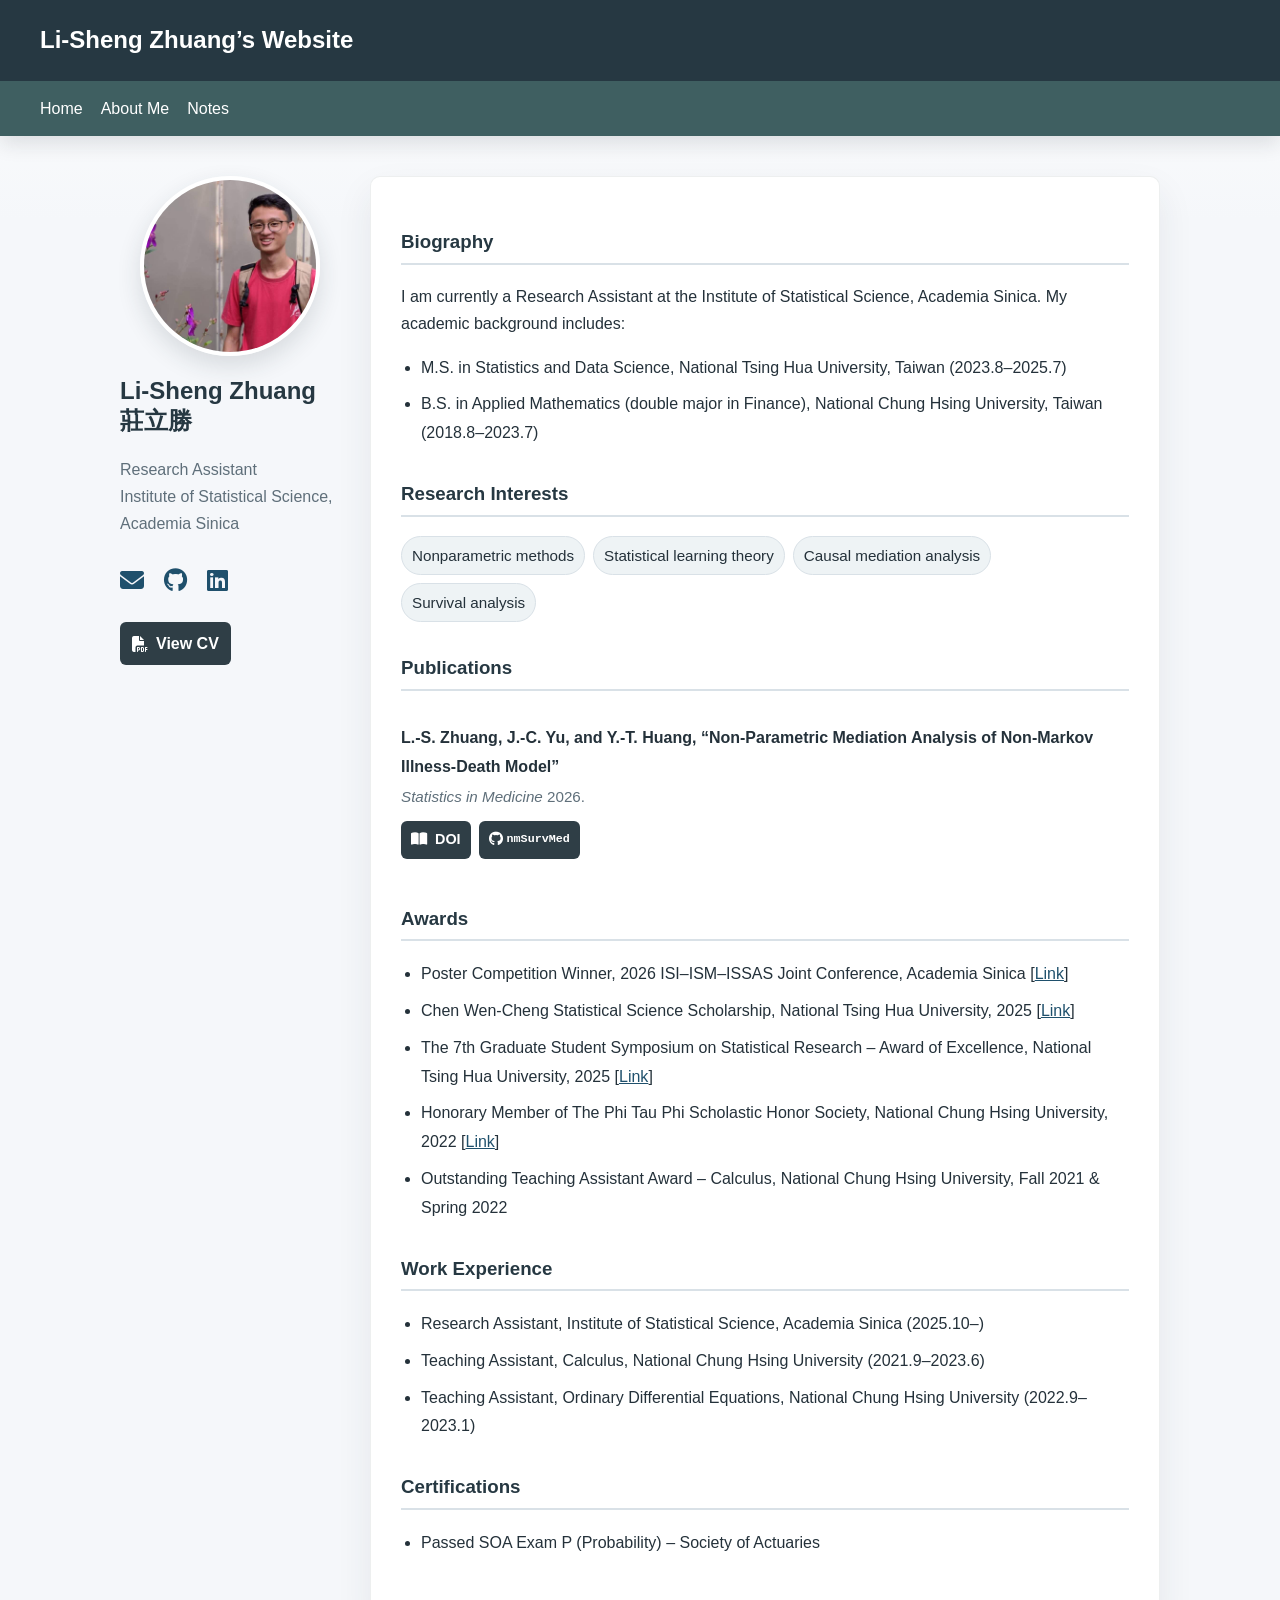
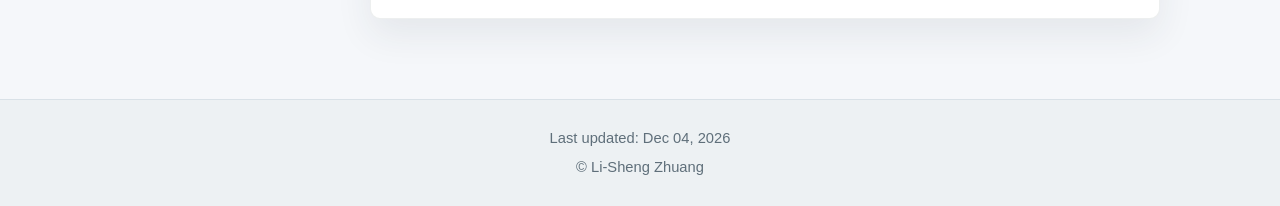
<file: index.html>
<!DOCTYPE html>
<html lang="en">
<head>
  <meta charset="UTF-8" />
  <meta name="viewport" content="width=device-width, initial-scale=1.0" />
  <link rel="icon" href="https://clisten0225.github.io/favicon.ico" type="image/x-icon" />
  <meta name="google-site-verification" content="NM16AttSwV4ahGHRlVj9eITUiJv22sqb1Q-kK_cqkZo" />
  <meta name="robots" content="index, follow">
  <meta name="description" content="Li-Sheng Zhuang's personal academic portfolio, featuring projects in statistics, machine learning, and survival analysis.">
  <meta name="keywords" content="Li-Sheng Zhuang, 莊立勝, statistics, survival analysis, illness-death model, causal inference, Taiwan, NTHU, data science">
  <meta name="author" content="Li-Sheng Zhuang">
  <link rel="stylesheet" href="https://cdnjs.cloudflare.com/ajax/libs/font-awesome/6.5.0/css/all.min.css" />
  <link rel="stylesheet" href="site.css" />
  <title>Li-Sheng Zhuang</title>
  <style>
    body {
      margin: 0;
      font-family: -apple-system, BlinkMacSystemFont, 'Segoe UI', Roboto, Helvetica, Arial, sans-serif;
      background-color: #f7f9fc;
      color: #333;
      display: flex;
      flex-direction: column;
      min-height: 100vh;
      line-height: 1.7;
      word-break: break-word;
      overflow-wrap: break-word;
    }

    p {
      margin-bottom: 16px;
      word-break: break-word;
      overflow-wrap: break-word;
    }

    header {
      background-color: #2f3e46;
      padding: 20px 40px;
      color: white;
      font-size: 1.5em;
      font-weight: bold;
      position: sticky;
      top: 0;
      z-index: 1000;
    }

    header a {
      color: white;
      text-decoration: none;
    }

    nav {
      background-color: #354f52;
      padding: 10px 40px;
      position: sticky;
      top: 72px; /* 根據 header 高度調整 */
      z-index: 999;
    }

    nav a {
      color: white;
      margin-right: 20px;
      text-decoration: none;
      font-weight: 500;
    }

    .container {
      display: flex;
      padding: 40px;
      flex: 1;
      word-break: break-word;
      overflow-wrap: break-word;
      gap: 30px; /* 新增：用 gap 取代 sidebar 的 padding-right 更直觀 */
    }

    /* ✅ Sidebar 變窄：固定寬度，不再用 25% */
    .sidebar {
      width: 220px;     /* 你可以改成 200~260px */
      flex-shrink: 0;   /* 避免被擠壓 */
    }

    /* ✅ 頭像固定大小 + 置中 + 圓形裁切 */
    .sidebar img {
      width: 180px;
      height: 180px;
      object-fit: cover;
      border-radius: 50%;
      display: block;
      margin: 0 auto;
    }

    .sidebar h2 {
      margin-top: 20px;
    }

    .cv-link {
      display: inline-flex;
      align-items: center;
      gap: 8px;
      padding: 8px 12px;
      border-radius: 6px;
      background-color: #2f3e46;
      color: white;
      text-decoration: none;
      font-weight: 600;
      margin-top: 4px;
    }

    .cv-link:hover {
      text-decoration: none;
      filter: brightness(0.96);
    }

    .publication-links {
      display: flex;
      flex-wrap: wrap;
      gap: 8px;
      margin-top: 10px;
    }

    .publication-link {
      display: inline-flex;
      align-items: center;
      padding: 6px 10px;
      border-radius: 6px;
      background-color: #2f3e46;
      color: white;
      text-decoration: none;
      font-weight: 600;
      font-size: 0.9em;
    }

    .publication-link,
    .publication-link code,
    .publication-link i {
      color: white !important;
    }

    .publication-link:hover {
      color: white !important;
      text-decoration: none;
      filter: brightness(0.96);
    }

    /* ✅ 主欄自動吃剩餘寬度，不再固定 75% */
    .main {
      flex: 1;
      background: white;
      padding: 30px;
      border-radius: 10px;
      box-shadow: 0 0 10px rgba(0,0,0,0.05);
      min-width: 0; /* 防止長字串把版面撐爆（搭配 overflow-wrap） */
    }

    h3 {
      color: #2f3e46;
      border-bottom: 2px solid #ccc;
      padding-bottom: 5px;
    }

    ul {
      line-height: 1.8;
      padding-left: 20px;
    }

    a {
      color: #1d3557;
    }

    a:hover {
      text-decoration: underline;
    }

    footer {
      background-color: #f1f2f3;
      color: #666;
      font-size: 0.9em;
      text-align: center;
      padding: 20px 10px;
      border-top: 1px solid #ccc;
    }

    footer a {
      color: #444;
      text-decoration: none;
      font-weight: bold;
    }

    footer i {
      margin-left: 5px;
    }

    /* ✅ 可選：手機版讓 sidebar 跟 main 直排，避免太擠 */
    @media (max-width: 900px) {
      .container {
        flex-direction: column;
        padding: 20px;
      }
      .sidebar {
        width: 100%;
      }
      .sidebar img {
        width: 160px;
        height: 160px;
      }
    }
  </style>
</head>
<body>
  <header><a href="index.html">Li-Sheng Zhuang’s Website</a></header>
  <nav>
    <a href="index.html">Home</a>
    <a href="about.html">About Me</a>
    <a href="notes.html">Notes</a>
  </nav>

  <div class="container">
    <div class="sidebar">
      <img src="https://clisten0225.github.io/me.JPG" alt="My Photo" />
      <h2>Li-Sheng Zhuang 莊立勝</h2>
      <p>Research Assistant<br />Institute of Statistical Science, Academia Sinica</p>
      <p style="font-size: 1.5em;">
        <a href="mailto:yspstcc100060507@gmail.com" title="Email"><i class="fas fa-envelope"></i></a>&nbsp;&nbsp;
        <a href="https://github.com/Clisten0225" title="GitHub"><i class="fab fa-github"></i></a>&nbsp;&nbsp;
        <a href="https://www.linkedin.com/in/%E7%AB%8B%E5%8B%9D-%E8%8E%8A-767b66179/" title="LinkedIn"><i class="fab fa-linkedin"></i></a>
      </p>
      <p>
        <a class="cv-link" href="Li_Sheng_Zhuang_CV.pdf" target="_blank" rel="noopener"><i class="fas fa-file-pdf" aria-hidden="true"></i> View CV</a>
      </p>
    </div>

    <div class="main">
      <section id="bio">
        <h3>Biography</h3>
        <p>I am currently a Research Assistant at the Institute of Statistical Science, Academia Sinica. My academic background includes:</p>
        <ul>
          <li>M.S. in Statistics and Data Science, National Tsing Hua University, Taiwan (2023.8–2025.7)</li>
          <li>B.S. in Applied Mathematics (double major in Finance), National Chung Hsing University, Taiwan (2018.8–2023.7)</li>
        </ul>
      </section>

      <section id="research">
        <h3>Research Interests</h3>
        <ul class="tag-row">
          <li>Nonparametric methods</li>
          <li>Statistical learning theory</li>
          <li>Causal mediation analysis</li>
          <li>Survival analysis</li>
        </ul>
      </section>

      <section id="publications">
        <h3>Publications</h3>
        <ul class="highlight-list">
          <li>
            <span class="item-title">L.-S. Zhuang, J.-C. Yu, and Y.-T. Huang, “Non-Parametric Mediation Analysis of Non-Markov Illness-Death Model”</span>
            <span class="item-meta">
              <em>Statistics in Medicine</em> 2026.
            </span>
            <span class="publication-links">
              <a class="publication-link" href="https://doi.org/10.1002/sim.70685" target="_blank" rel="noopener">
                <i class="fas fa-book-open" aria-hidden="true"></i>&nbsp; DOI
              </a>
              <a class="publication-link" href="https://github.com/Clisten0225/nmSurvMed" target="_blank" rel="noopener">
                <i class="fab fa-github" aria-hidden="true"></i>&nbsp; <code>nmSurvMed</code>
              </a>
            </span>
          </li>
        </ul>
      </section>

      <section id="award">
        <h3>Awards</h3>
        <ul>
          <li>Poster Competition Winner, 2026 ISI–ISM–ISSAS Joint Conference, Academia Sinica
            [<a href="https://www3.stat.sinica.edu.tw/3ijc2026/" target="_blank">Link</a>]
          </li>
          <li>Chen Wen-Cheng Statistical Science Scholarship, National Tsing Hua University, 2025 
            [<a href="https://www.facebook.com/photo?fbid=1050222633913367&set=pb.100067769211972.-2207520000" target="_blank">Link</a>]
          </li>
          <li>The 7th Graduate Student Symposium on Statistical Research – Award of Excellence, National Tsing Hua University, 2025 
            [<a href="https://sites.google.com/view/2025master-post-at-fcustat/%E9%A6%96%E9%A0%81" target="_blank">Link</a>]
          </li>
          <li>Honorary Member of The Phi Tau Phi Scholastic Honor Society, National Chung Hsing University, 2022
            [<a href="https://phitauphi.org.tw/branch/%E5%9C%8B%E7%AB%8B%E4%B8%AD%E8%88%88%E5%A4%A7%E5%AD%B8/" target="_blank">Link</a>]
          </li>
          <li>Outstanding Teaching Assistant Award – Calculus, National Chung Hsing University, Fall 2021 & Spring 2022</li>
        </ul>
      </section>

      <section id="experience">
        <h3>Work Experience</h3>
        <ul>
          <li>Research Assistant, Institute of Statistical Science, Academia Sinica (2025.10–)</li>
          <li>Teaching Assistant, Calculus, National Chung Hsing University (2021.9–2023.6)</li>
          <li>Teaching Assistant, Ordinary Differential Equations, National Chung Hsing University (2022.9–2023.1)</li>
        </ul>
      </section>

      <section id="certification">
        <h3>Certifications</h3>
        <ul>
          <li>Passed SOA Exam P (Probability) – Society of Actuaries</li>
        </ul>
      </section>
    </div>
  </div>
  <footer class="site-footer">
    <p>Last updated: <span data-last-updated></span></p>
    <p>© Li-Sheng Zhuang</p>
  </footer>
  <script src="site.js"></script>
</body>
</html>
</file>
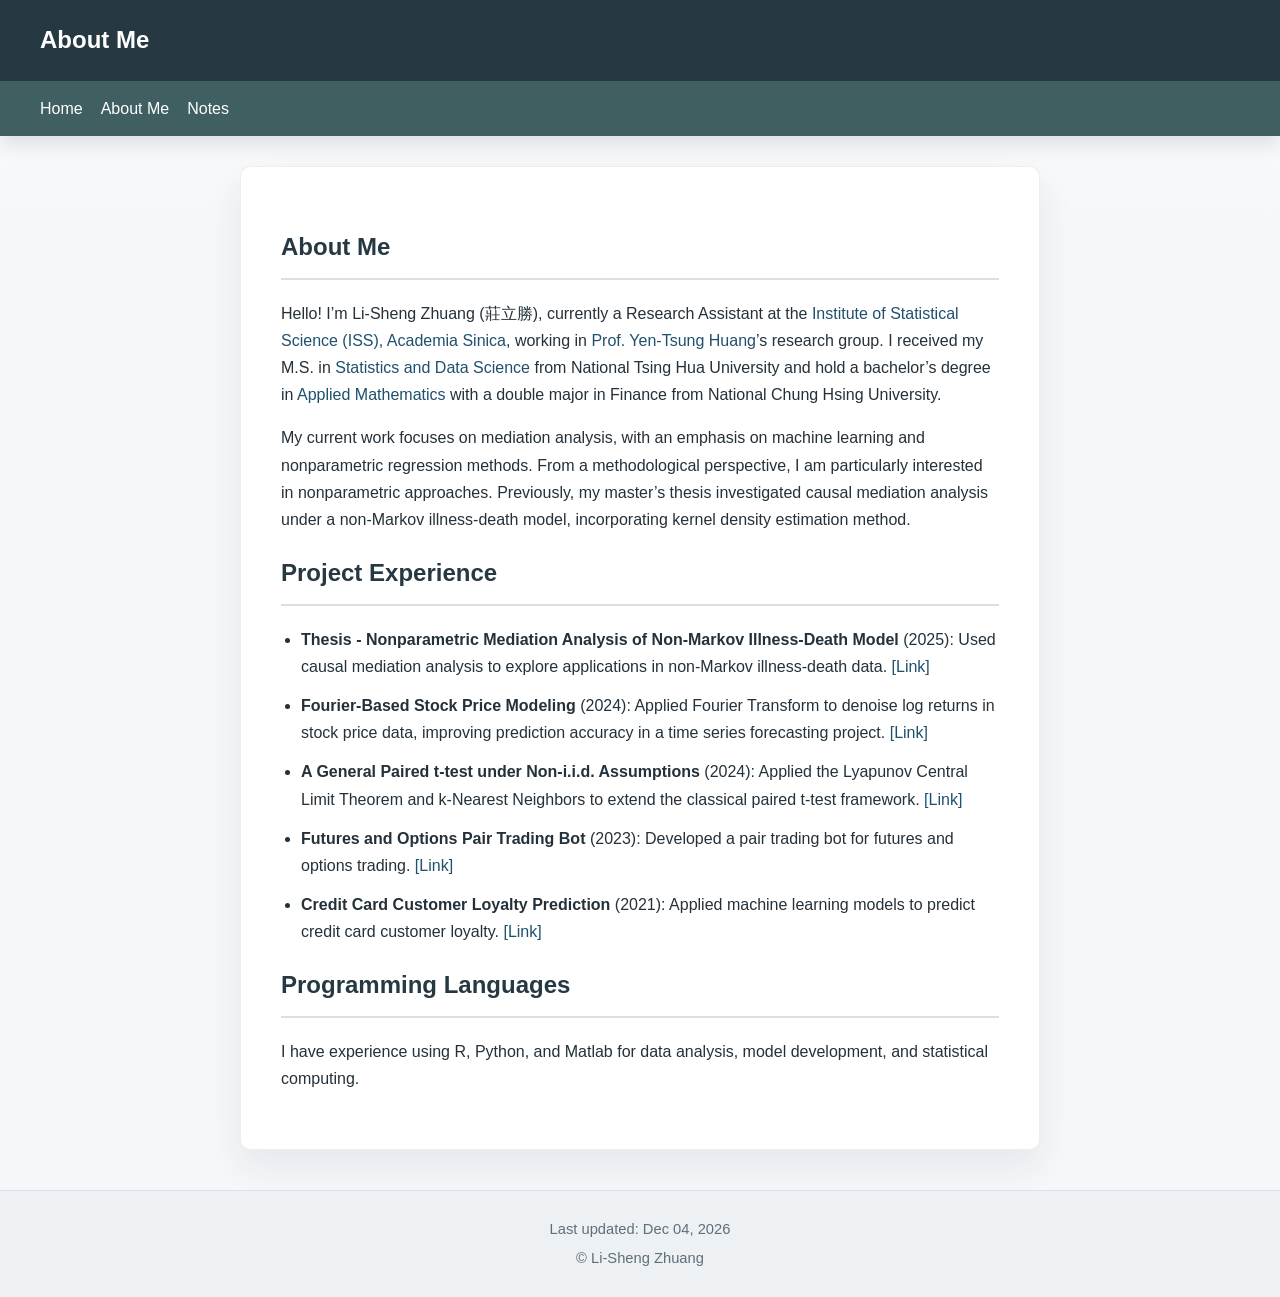
<file: about.html>
<!DOCTYPE html>
<html lang="en">
<head>
  <meta charset="UTF-8" />
  <meta name="viewport" content="width=device-width, initial-scale=1.0"/>
  <link rel="stylesheet" href="https://cdnjs.cloudflare.com/ajax/libs/font-awesome/6.5.0/css/all.min.css"/>
  <link rel="stylesheet" href="site.css"/>
  <title>Li-Sheng Zhuang</title>
  <style>
    body {
      margin: 0;
      font-family: -apple-system, BlinkMacSystemFont, 'Segoe UI', Roboto, Helvetica, Arial, sans-serif;
      background-color: #f7f9fc;
      color: #333;
      line-height: 1.7;
      display: flex;
      flex-direction: column;
      min-height: 100vh;
      word-break: break-word;
      overflow-wrap: break-word;
    }
  
    p {
      margin-bottom: 16px;
      word-break: break-word;
      overflow-wrap: break-word;
    }
  
    header {
      background-color: #2f3e46;
      padding: 20px 40px;
      color: white;
      font-size: 1.5em;
      font-weight: bold;
      position: sticky;
      top: 0;
      z-index: 1000;
    }
  
    nav {
      background-color: #354f52;
      padding: 10px 40px;
      position: sticky;
      top: 72px; /* 根據 header 的高度調整這裡，header 約高 72px */
      z-index: 999;
    }
  
    nav a {
      color: white;
      margin-right: 20px;
      text-decoration: none;
      font-weight: 500;
    }
  
    .content {
      padding: 40px;
      width: 90%;                /* 新增：讓寬度隨螢幕自適應 */
      max-width: 800px;
      margin: 30px auto 0 auto;  /* 修正上下與左右間距 */
      background: white;
      border-radius: 10px;
      box-shadow: 0 0 10px rgba(0,0,0,0.05);
      word-break: break-word;
      overflow-wrap: break-word;
    }
  
    h2 {
      color: #2f3e46;
      border-bottom: 2px solid #ccc;
      padding-bottom: 10px;
    }
  
    ul {
      padding-left: 20px;
    }
  
    li {
      margin-bottom: 12px;
    }
  
    a {
      color: #1d3557;
      text-decoration: none;
    }
  
    a:hover {
      text-decoration: underline;
    }
  
    footer {
      background-color: #f1f2f3;
      color: #666;
      font-size: 0.9em;
      text-align: center;
      padding: 20px 10px;
      border-top: 1px solid #ccc;
      margin-top: 40px;
    }
  
    footer a {
      color: #444;
      text-decoration: none;
      font-weight: bold;
    }
  
    footer i {
      margin-left: 5px;
    }
  </style>
</head>
<body>
  <header>About Me</header>
  <nav>
    <a href="index.html">Home</a>
    <a href="about.html">About Me</a>
    <a href="notes.html">Notes</a>
  </nav>

  <div class="content">
    <h2>About Me</h2>
    <p>Hello! I’m Li-Sheng Zhuang (莊立勝), currently a Research Assistant at the <a href="https://www.stat.sinica.edu.tw/" target="_blank" rel="noopener">Institute of Statistical Science (ISS), Academia Sinica</a>, working in <a href="https://www.stat.sinica.edu.tw/cht/index.php?act=researcher_manager&amp;code=view&amp;member=13" target="_blank" rel="noopener">Prof. Yen-Tsung Huang</a>’s research group. I received my M.S. in <a href="https://stat.site.nthu.edu.tw/?Lang=zh-tw" target="_blank" rel="noopener">Statistics and Data Science</a> from National Tsing Hua University and hold a bachelor’s degree in <a href="https://www.amath.nchu.edu.tw/" target="_blank" rel="noopener">Applied Mathematics</a> with a double major in Finance from National Chung Hsing University.</p>

    <p>My current work focuses on mediation analysis, with an emphasis on machine learning and nonparametric regression methods. From a methodological perspective, I am particularly interested in nonparametric approaches. Previously, my master’s thesis investigated causal mediation analysis under a non-Markov illness-death model, incorporating kernel density estimation method.</p>


    <h2>Project Experience</h2>
    <ul>
      <li>
        <strong>Thesis - Nonparametric Mediation Analysis of Non-Markov Illness-Death Model</strong> (2025): Used causal mediation analysis to explore applications in non-Markov illness-death data.
        <a href="https://drive.google.com/file/d/1vR6azzwzQMuKSKibDryhkbyr0n-m3lQl/view?usp=sharing" target="_blank" rel="noopener">[Link]</a>
      </li>
      <li>
        <strong>Fourier-Based Stock Price Modeling</strong> (2024): Applied Fourier Transform to denoise log returns in stock price data, improving prediction accuracy in a time series forecasting project.
        <a href="https://drive.google.com/file/d/1hmHNgD6bUaj5DgRKgfTk11PLLM1KJmyR/view" target="_blank" rel="noopener">[Link]</a>
      </li>
      <li>
        <strong>A General Paired t-test under Non-i.i.d. Assumptions</strong> (2024): Applied the Lyapunov Central Limit Theorem and k-Nearest Neighbors to extend the classical paired t-test framework.
        <a href="https://drive.google.com/file/d/1hI-fi_mljby6VIs2tDX_fCO19Z-9ca6Y/view" target="_blank" rel="noopener">[Link]</a>
      </li>
      <li>
        <strong>Futures and Options Pair Trading Bot</strong> (2023): Developed a pair trading bot for futures and options trading.
        <a href="https://drive.google.com/drive/folders/1UxRZhfjZf2FOU2j8pYSumI0Fb0snLJ05?usp=drive_link" target="_blank" rel="noopener">[Link]</a>
      </li>
      <li>
        <strong>Credit Card Customer Loyalty Prediction</strong> (2021): Applied machine learning models to predict credit card customer loyalty.
        <a href="https://drive.google.com/file/d/1Qy_8SABvsnqr-jCi4Ul0KblpzofeN_Ph/view?usp=drive_link" target="_blank" rel="noopener">[Link]</a>
      </li>
    </ul>

    <h2>Programming Languages</h2>
    <p>I have experience using R, Python, and Matlab for data analysis, model development, and statistical computing.</p>
  </div>
  <footer class="site-footer">
    <p>Last updated: <span data-last-updated></span></p>
    <p>© Li-Sheng Zhuang</p>
  </footer>
  <script src="site.js"></script>
</body>
</html>
</file>
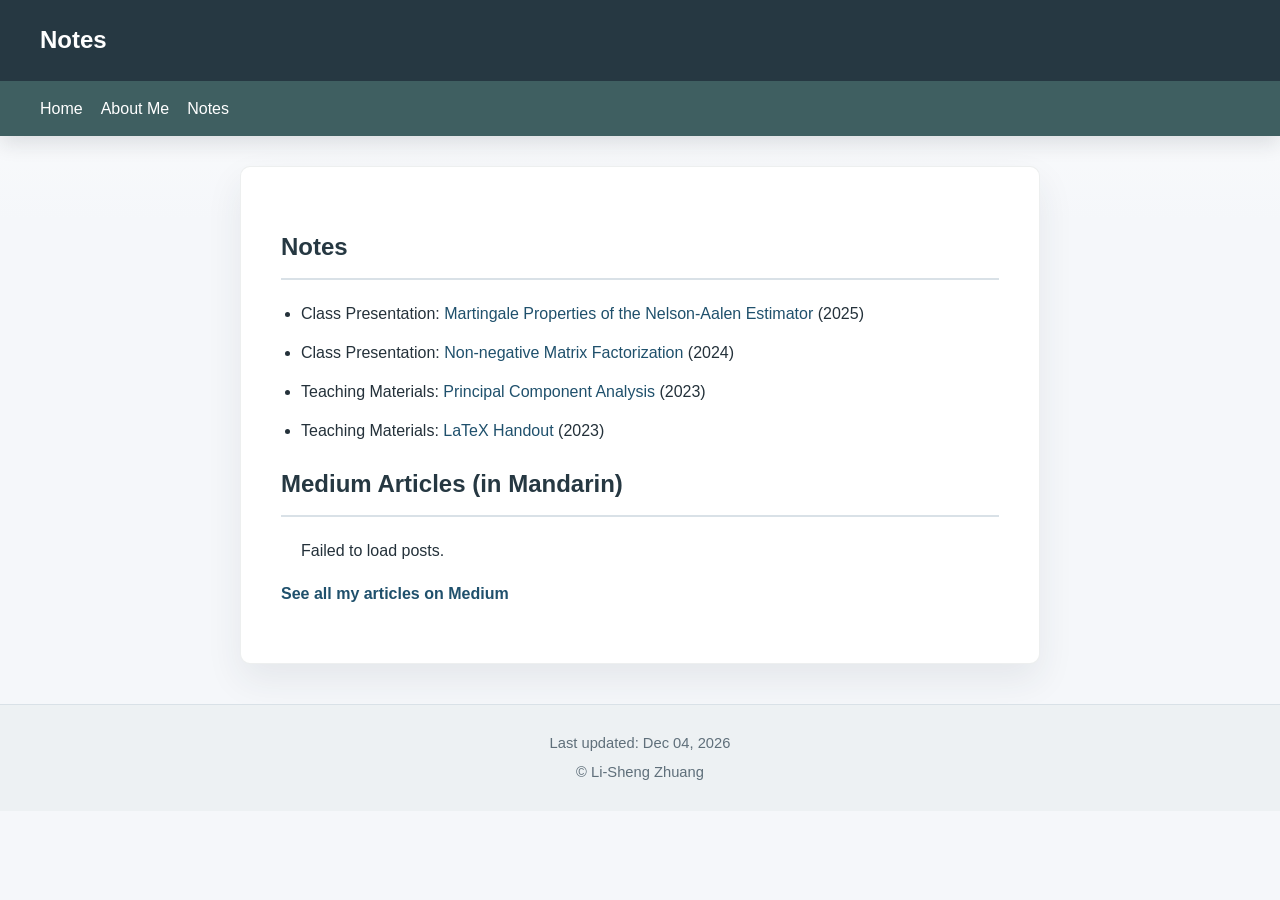
<file: notes.html>
<!DOCTYPE html>
<html lang="en">
<head>
  <meta charset="UTF-8">
  <meta name="viewport" content="width=device-width, initial-scale=1.0">
  <link rel="stylesheet" href="https://cdnjs.cloudflare.com/ajax/libs/font-awesome/6.5.0/css/all.min.css">
  <link rel="stylesheet" href="site.css">
  <title>Li-Sheng Zhuang</title>
  <style>
    body {
      margin: 0;
      font-family: -apple-system, BlinkMacSystemFont, 'Segoe UI', Roboto, Helvetica, Arial, sans-serif;
      background-color: #f7f9fc;
      color: #333;
      line-height: 1.7;
      display: flex;
      flex-direction: column;
      min-height: 100vh;
      word-break: break-word;
      overflow-wrap: break-word;
    }
  
    p {
      margin-bottom: 16px;
      word-break: break-word;
      overflow-wrap: break-word;
    }
  
    header {
      background-color: #2f3e46;
      padding: 20px 40px;
      color: white;
      font-size: 1.5em;
      font-weight: bold;
      position: sticky;
      top: 0;
      z-index: 1000;
    }
  
    nav {
      background-color: #354f52;
      padding: 10px 40px;
      position: sticky;
      top: 72px; /* 根據 header 的高度調整這裡，header 約高 72px */
      z-index: 999;
    }
  
    nav a {
      color: white;
      margin-right: 20px;
      text-decoration: none;
      font-weight: 500;
    }
  
    .content {
      padding: 40px;
      width: 90%;                /* 新增：讓寬度隨螢幕自適應 */
      max-width: 800px;
      margin: 30px auto 0 auto;  /* 修正上下與左右間距 */
      background: white;
      border-radius: 10px;
      box-shadow: 0 0 10px rgba(0,0,0,0.05);
      word-break: break-word;
      overflow-wrap: break-word;
    }
  
    h2 {
      color: #2f3e46;
      border-bottom: 2px solid #ccc;
      padding-bottom: 10px;
    }
  
    ul {
      padding-left: 20px;
    }
  
    li {
      margin-bottom: 12px;
    }
  
    a {
      color: #1d3557;
      text-decoration: none;
    }
  
    a:hover {
      text-decoration: underline;
    }
  
    footer {
      background-color: #f1f2f3;
      color: #666;
      font-size: 0.9em;
      text-align: center;
      padding: 20px 10px;
      border-top: 1px solid #ccc;
      margin-top: 40px;
    }
  
    footer a {
      color: #444;
      text-decoration: none;
      font-weight: bold;
    }
  
    footer i {
      margin-left: 5px;
    }
  </style>
</head>
<body>
  
  <header>Notes</header>
  <nav>
    <a href="index.html">Home</a>
    <a href="about.html">About Me</a>
    <a href="notes.html">Notes</a>
  </nav>

  <div class="content">
    <h2>Notes</h2>
<ul>
  <li>
    <span class="note-type">Class Presentation</span>:
    <a href="https://drive.google.com/file/d/1D80pj9GftFeWW-wsPTzq009YyMxkss-o/view?usp=sharing" target="_blank" rel="noopener">
      Martingale Properties of the Nelson-Aalen Estimator
    </a>
    <span class="note-year">(2025)</span>
  </li>

  <li>
    <span class="note-type">Class Presentation</span>:
    <a href="https://drive.google.com/drive/folders/1qa01AiGzbZhKJwK22I8LoQJNERYIwD9P?usp=drive_link" target="_blank" rel="noopener">
      Non-negative Matrix Factorization
    </a>
    <span class="note-year">(2024)</span>
  </li>

  <li>
    <span class="note-type">Teaching Materials</span>:
    <a href="https://drive.google.com/file/d/1-4Vb00hy1Q7gLbiaib2YRvcFnCuxvkAg/view?usp=sharing" target="_blank" rel="noopener">
      Principal Component Analysis
    </a>
    <span class="note-year">(2023)</span>
  </li>

  <li>
    <span class="note-type">Teaching Materials</span>:
    <a href="https://drive.google.com/file/d/1icBEOS4nvyQsjDQqZQfHliwG7uDwbI6b/view?usp=sharing" target="_blank" rel="noopener">
      LaTeX Handout
    </a>
    <span class="note-year">(2023)</span>
  </li>
</ul>

    <h2>Medium Articles (in Mandarin)</h2>
    <ul id="medium-posts">Loading Medium posts...</ul>
    <p><a href="https://medium.com/@yspstcc100060507" target="_blank" rel="noopener"><strong>See all my articles on Medium</strong></a></p>
  </div>
  <script>
    const feedUrl = 'https://api.rss2json.com/v1/api.json?rss_url=https://medium.com/feed/@yspstcc100060507';

    fetch(feedUrl)
      .then(res => res.json())
      .then(data => {
        const container = document.getElementById('medium-posts');
        container.innerHTML = '';
        data.items.slice(0, 17).forEach(item => {
          const li = document.createElement('li');
          li.innerHTML = `<a href="${item.link}" target="_blank" rel="noopener">${item.title}</a>`;
          container.appendChild(li);
        });
      })
      .catch(error => {
        document.getElementById('medium-posts').innerHTML = 'Failed to load posts.';
        console.error('Error fetching Medium feed:', error);
      });
  </script>
  <footer class="site-footer">
    <p>Last updated: <span data-last-updated></span></p>
    <p>© Li-Sheng Zhuang</p>
  </footer>
  <script src="site.js"></script>
</body>
</html>
</file>
<file: site.css>
:root {
  --ink: #24313a;
  --muted: #5f6f7a;
  --line: #d9e1e7;
  --paper: #ffffff;
  --bg: #f5f7fa;
  --brand: #263842;
  --brand-2: #3f5f61;
  --accent: #8f3f34;
  --soft: #eef3f5;
}

* {
  box-sizing: border-box;
}

html {
  scroll-behavior: smooth;
}

body {
  background:
    linear-gradient(180deg, rgba(255,255,255,0.8), rgba(245,247,250,0.96) 220px),
    var(--bg) !important;
  color: var(--ink) !important;
}

header {
  background: var(--brand) !important;
  letter-spacing: 0 !important;
}

header a {
  color: #ffffff !important;
}

nav {
  background: var(--brand-2) !important;
  display: flex;
  flex-wrap: wrap;
  gap: 8px 18px;
  align-items: center;
  box-shadow: 0 8px 20px rgba(22, 34, 41, 0.12);
}

nav a {
  margin-right: 0 !important;
  border-radius: 5px;
  padding: 4px 0;
}

nav a:hover,
nav a:focus {
  color: #ffffff;
  text-decoration: underline;
  text-underline-offset: 4px;
}

.container,
.content {
  width: min(1120px, calc(100% - 48px)) !important;
  margin-left: auto !important;
  margin-right: auto !important;
}

.main,
.content {
  border: 1px solid rgba(36, 49, 58, 0.08);
  box-shadow: 0 16px 36px rgba(36, 49, 58, 0.08) !important;
}

.sidebar {
  color: var(--muted);
}

.sidebar h2 {
  color: var(--ink);
  line-height: 1.25;
}

.sidebar img {
  border: 4px solid #ffffff;
  box-shadow: 0 10px 24px rgba(36, 49, 58, 0.14);
}

h2,
h3 {
  color: var(--brand) !important;
  border-bottom-color: var(--line) !important;
  letter-spacing: 0 !important;
}

section {
  margin-bottom: 30px;
}

li {
  margin-bottom: 8px;
}

a {
  color: #1f506c !important;
}

nav a,
.button,
.cv-link {
  color: #ffffff !important;
}

.button.secondary {
  color: #1d3557 !important;
}

.highlight-list {
  list-style: none;
  padding-left: 0;
}

.highlight-list li {
  padding: 14px 0;
  border-bottom: 1px solid var(--line);
}

.highlight-list li:last-child {
  border-bottom: 0;
}

.item-title {
  display: block;
  color: var(--ink);
  font-weight: 700;
}

.item-meta {
  display: block;
  color: var(--muted);
  font-size: 0.95em;
  margin-top: 2px;
}

.tag-row {
  display: flex;
  flex-wrap: wrap;
  gap: 8px;
  padding-left: 0;
  list-style: none;
}

.tag-row li {
  background: var(--soft);
  border: 1px solid var(--line);
  border-radius: 999px;
  color: var(--ink);
  font-size: 0.95em;
  margin: 0;
  padding: 5px 10px;
}

.site-footer {
  margin-top: 40px;
  padding: 22px 20px;
  border-top: 1px solid var(--line);
  background: #edf1f3;
  color: var(--muted);
  text-align: center;
  font-size: 0.92em;
}

.site-footer p {
  margin: 4px 0;
}

@media (max-width: 760px) {
  header {
    padding: 18px 20px !important;
    font-size: 1.2em !important;
    position: static !important;
  }

  nav {
    position: static !important;
    padding: 10px 16px !important;
    gap: 6px 12px;
  }

  nav a {
    flex: 1 1 auto;
    min-width: max-content;
    padding: 6px 0;
    font-size: 0.95em;
  }

  .container,
  .content {
    width: min(100% - 28px, 1120px) !important;
    padding: 20px !important;
  }

  .container {
    gap: 18px !important;
  }

  .main,
  .content {
    border-radius: 8px !important;
  }

  .sidebar {
    text-align: center;
  }

  .sidebar p {
    margin-bottom: 12px;
  }

  h2 {
    font-size: 1.35em;
  }

  h3 {
    font-size: 1.12em;
  }

  ul {
    padding-left: 18px !important;
  }

  .tag-row {
    justify-content: center;
    padding-left: 0 !important;
  }

  .actions {
    display: grid !important;
    grid-template-columns: 1fr;
  }

  .button,
  .cv-link {
    justify-content: center;
  }

  .pdf-frame {
    height: 66vh !important;
    min-height: 440px !important;
  }
}
</file>
